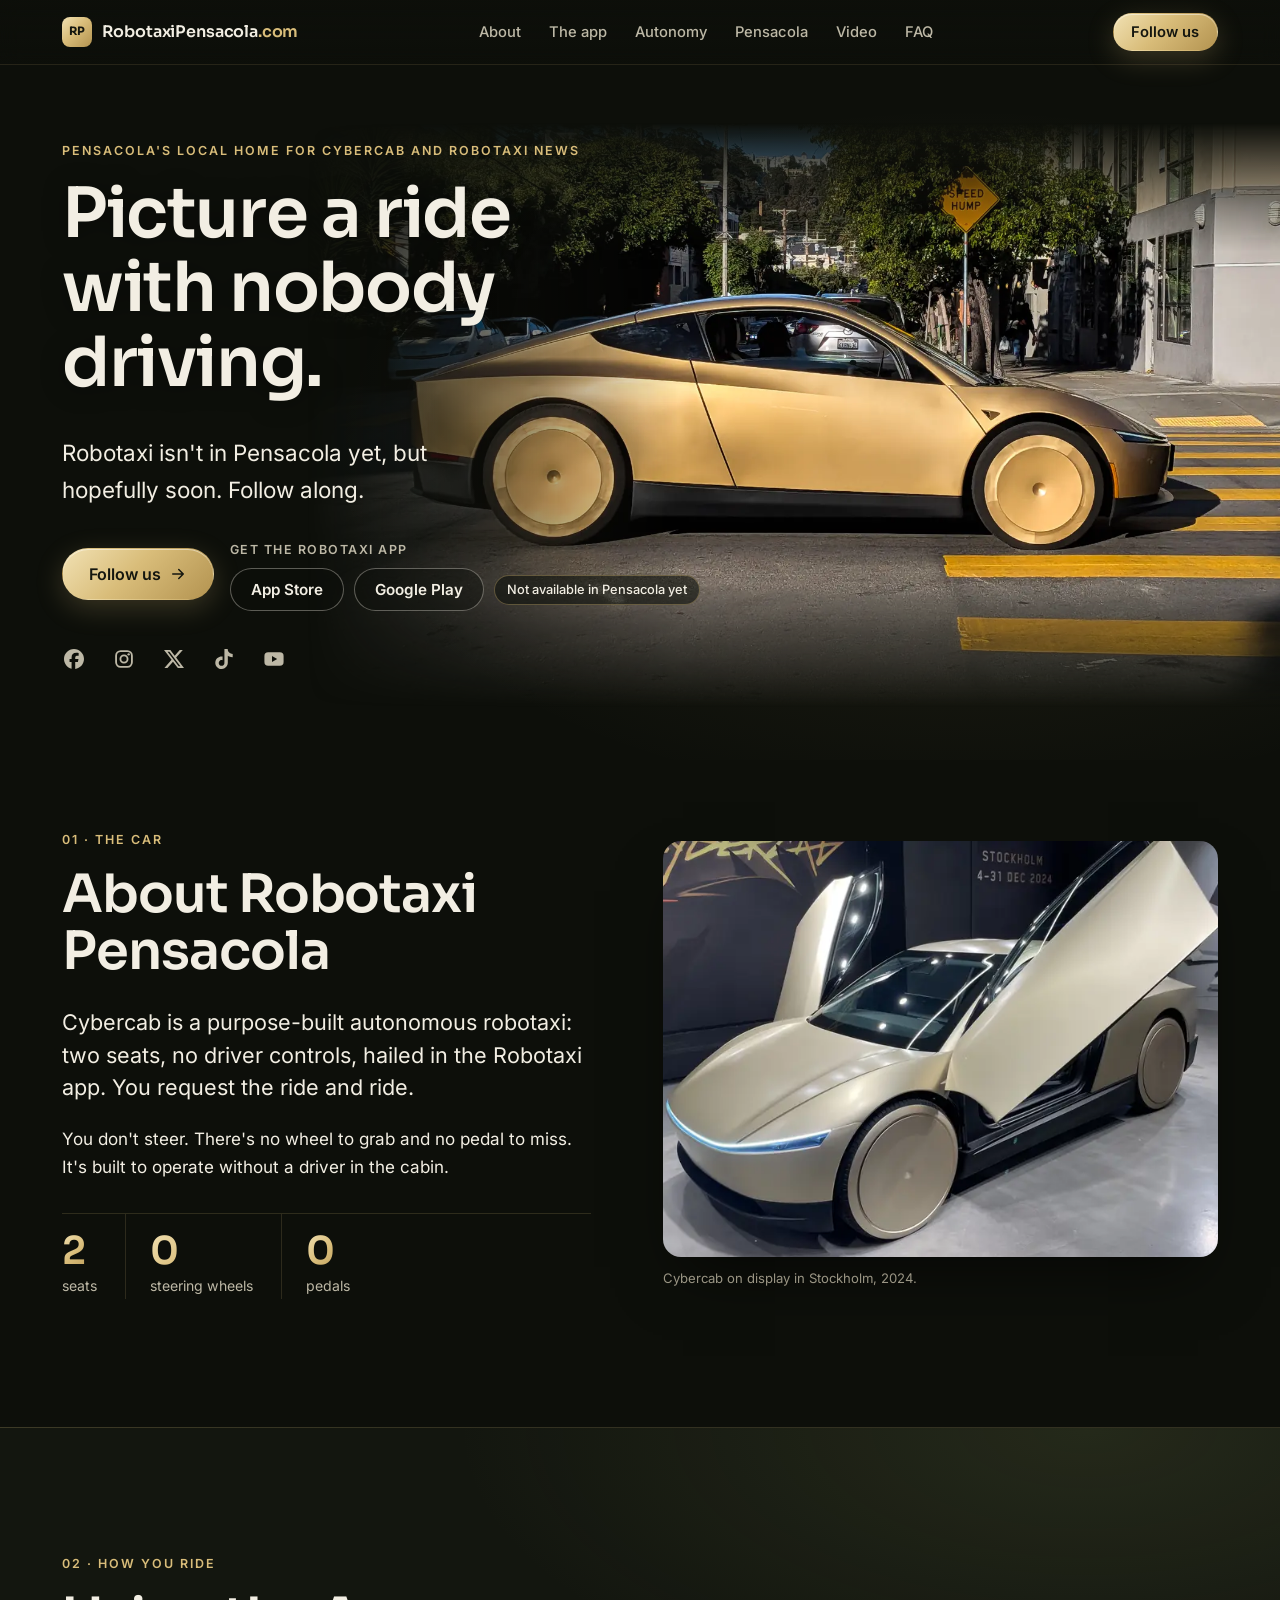
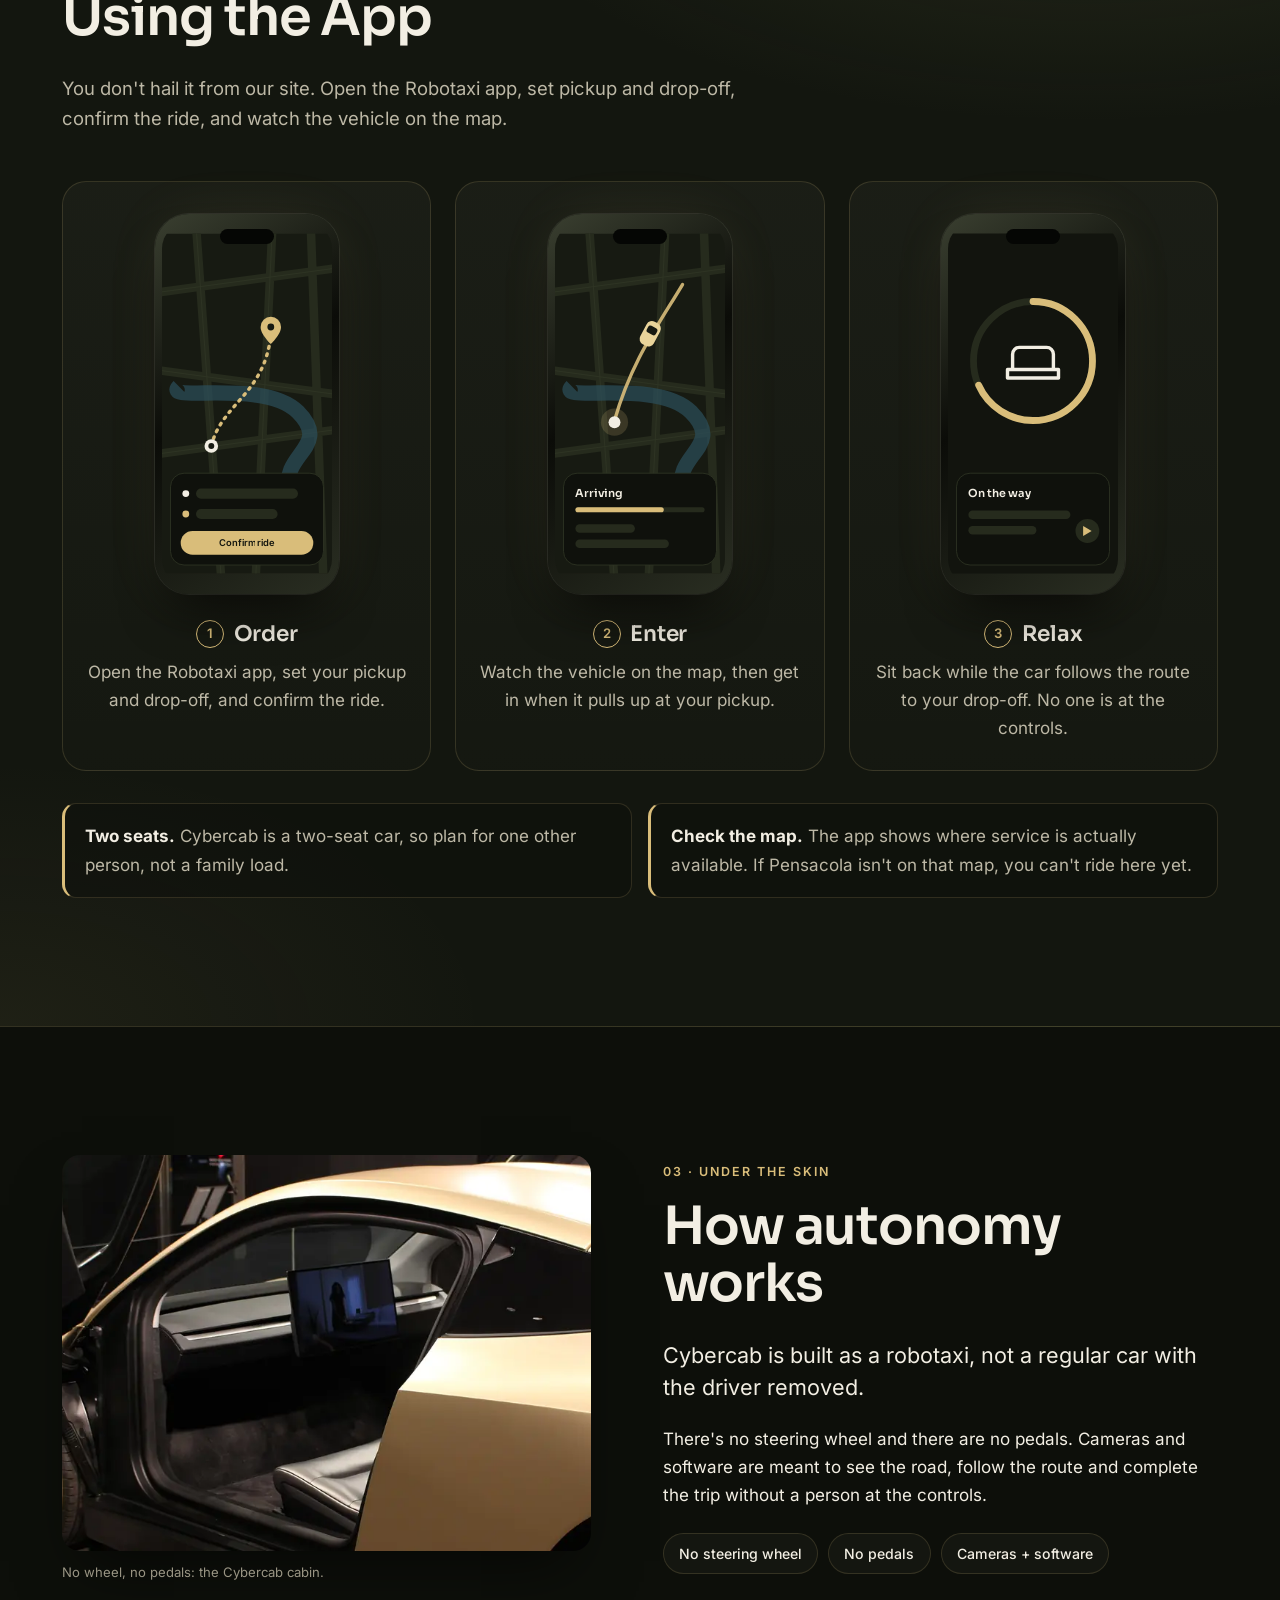
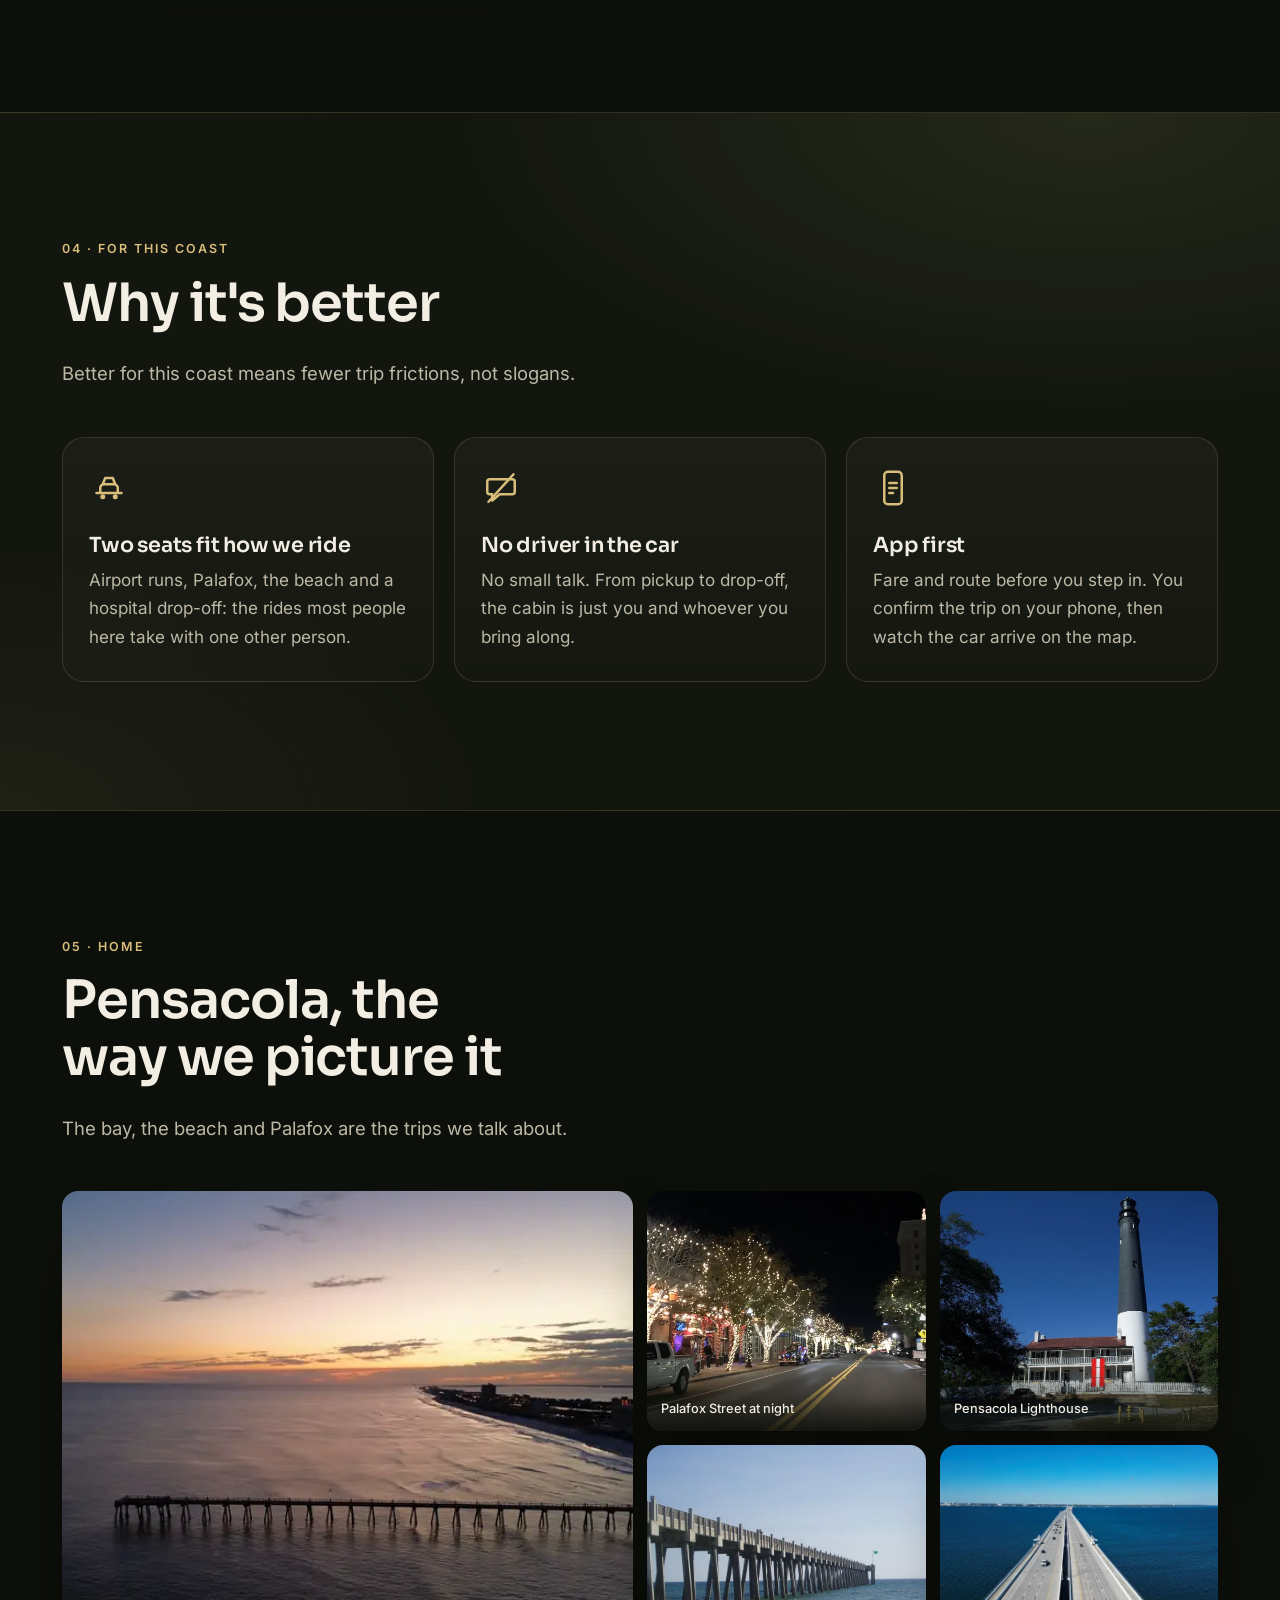
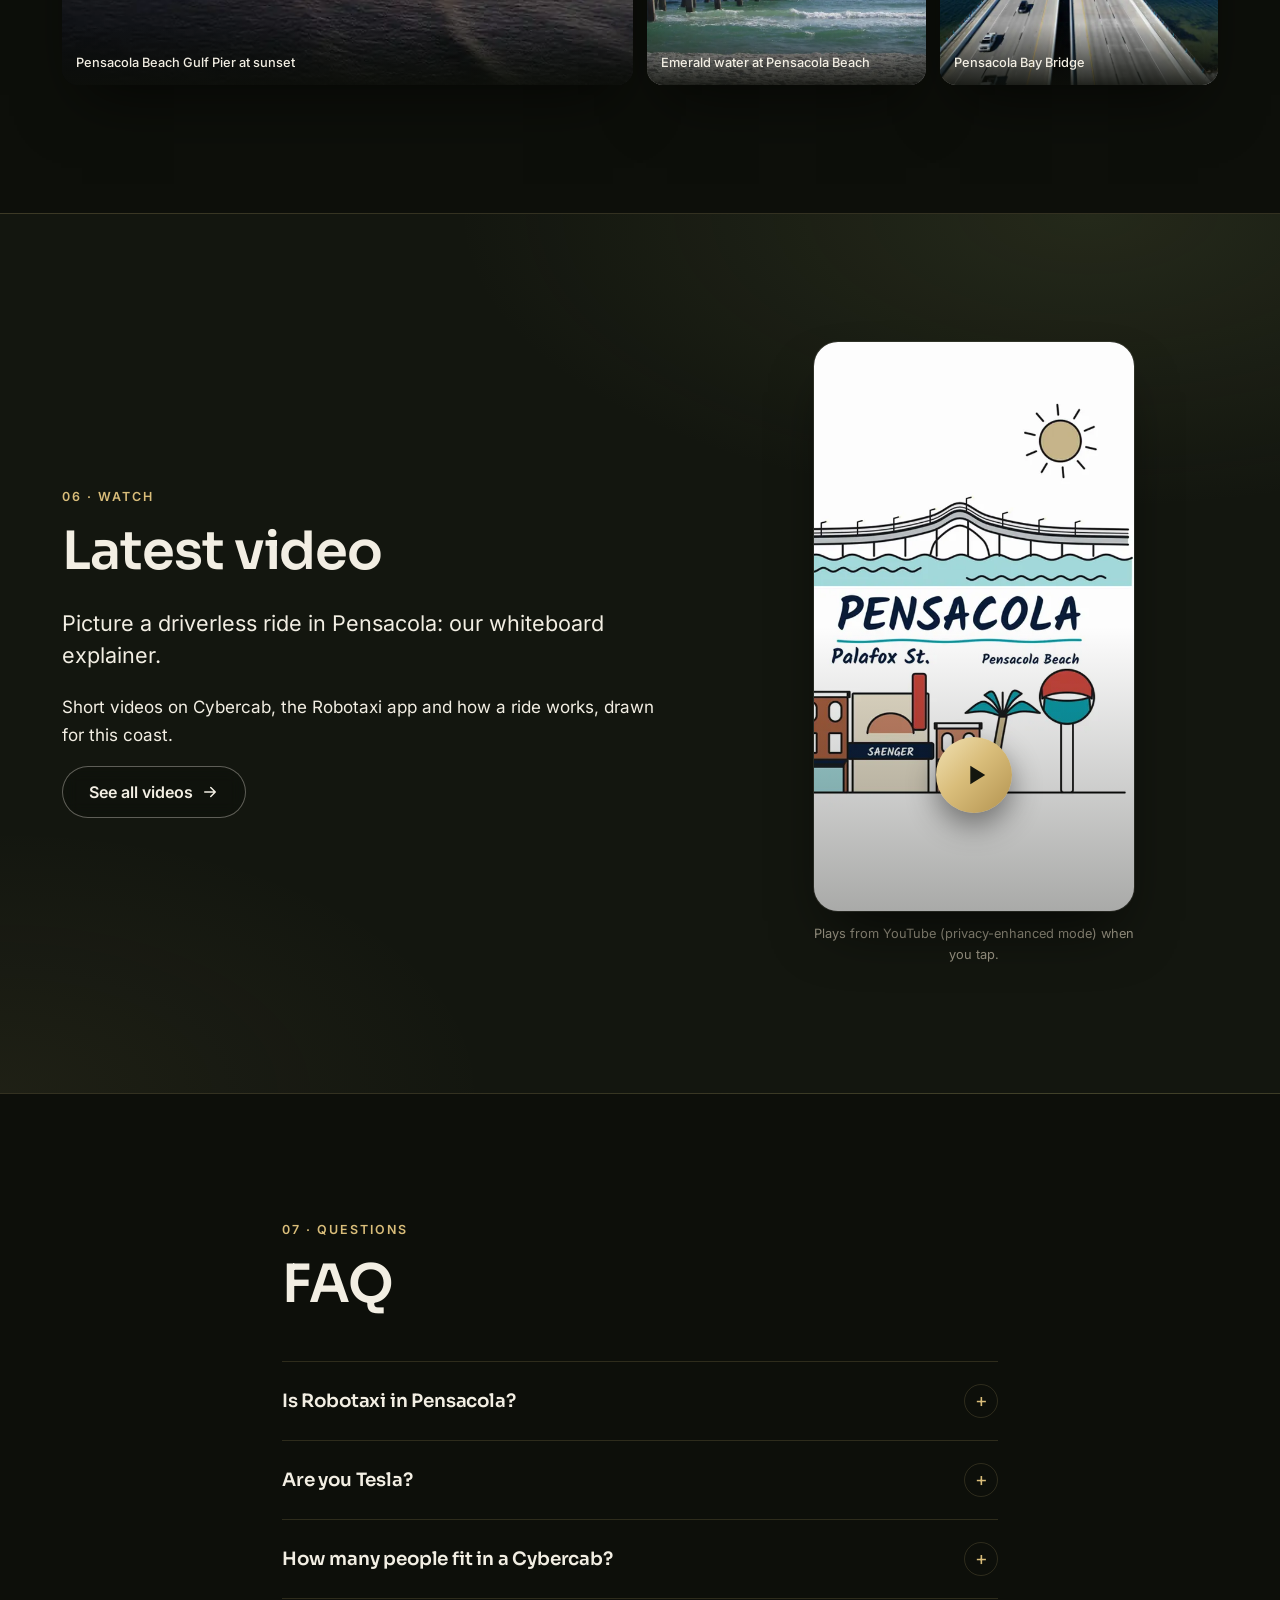
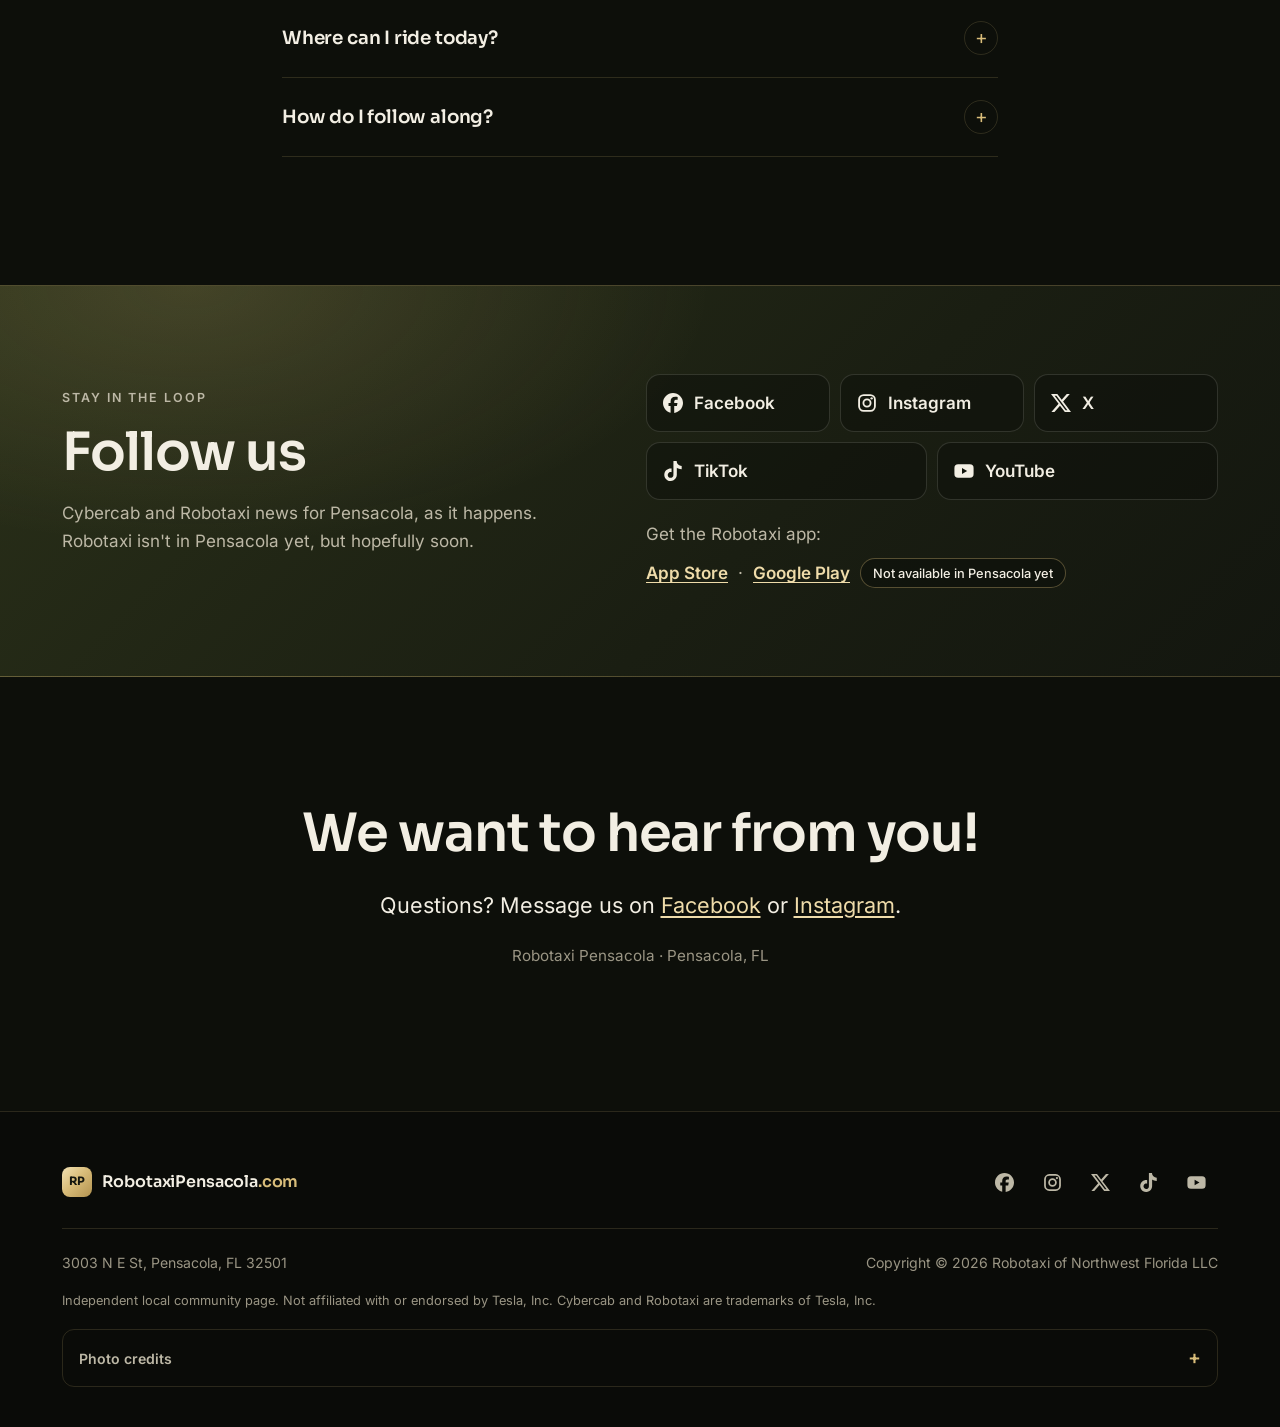
<file: index.html>
<!doctype html>
<html lang="en">
<head>
<meta charset="utf-8">
<meta name="viewport" content="width=device-width, initial-scale=1">
<title>Robotaxi Pensacola</title>
<meta name="description" content="Pensacola's local home for Cybercab and Robotaxi news. Robotaxi isn't in Pensacola yet, but hopefully soon. Follow along.">
<link rel="canonical" href="https://robotaxipensacola.com/">
<meta name="theme-color" content="#0d0f0a">
<meta property="og:type" content="website">
<meta property="og:site_name" content="Robotaxi Pensacola">
<meta property="og:title" content="Robotaxi Pensacola">
<meta property="og:description" content="Pensacola's local home for Cybercab and Robotaxi news. Robotaxi isn't in Pensacola yet, but hopefully soon. Follow along.">
<meta property="og:url" content="https://robotaxipensacola.com/">
<meta property="og:image" content="https://robotaxipensacola.com/img/og-image.jpg">
<meta property="og:image:width" content="1200">
<meta property="og:image:height" content="630">
<meta property="og:image:alt" content="A champagne-gold two-seat Cybercab driving along a sunny city street.">
<meta name="twitter:card" content="summary_large_image">
<meta name="twitter:site" content="@RobotaxiPNS">
<meta name="twitter:title" content="Robotaxi Pensacola">
<meta name="twitter:description" content="Pensacola's local home for Cybercab and Robotaxi news. Robotaxi isn't in Pensacola yet, but hopefully soon.">
<meta name="twitter:image" content="https://robotaxipensacola.com/img/og-image.jpg">
<link rel="icon" href="favicon.ico" sizes="any">
<link rel="icon" href="favicon.svg" type="image/svg+xml">
<link rel="icon" href="img/favicon-32.png" sizes="32x32" type="image/png">
<link rel="apple-touch-icon" href="img/apple-touch-icon.png">
<link rel="preload" href="fonts/sora-var.woff2" as="font" type="font/woff2" crossorigin>
<link rel="preload" href="fonts/inter-var.woff2" as="font" type="font/woff2" crossorigin>
<link rel="preload" as="image" type="image/webp" imagesrcset="img/hero-cybercab-street-960.webp 960w, img/hero-cybercab-street-1600.webp 1600w, img/hero-cybercab-street-2400.webp 2400w" imagesizes="100vw">
<link rel="stylesheet" href="styles.css">
<script type="application/ld+json">{"@context": "https://schema.org", "@type": "FAQPage", "mainEntity": [{"@type": "Question", "name": "Is Robotaxi in Pensacola?", "acceptedAnswer": {"@type": "Answer", "text": "Not yet, but hopefully soon. Right now you can't book a Robotaxi ride in Pensacola. If that changes, we'll post it on our social pages."}}, {"@type": "Question", "name": "Are you Tesla?", "acceptedAnswer": {"@type": "Answer", "text": "No. Robotaxi Pensacola is an independent local community page run by Robotaxi of Northwest Florida LLC. We're not affiliated with or endorsed by Tesla, Inc."}}, {"@type": "Question", "name": "How many people fit in a Cybercab?", "acceptedAnswer": {"@type": "Answer", "text": "Two. Cybercab has two seats, so plan for you and one other person."}}, {"@type": "Question", "name": "Where can I ride today?", "acceptedAnswer": {"@type": "Answer", "text": "Only where the Robotaxi app shows service. Service areas change, so open the Robotaxi app and check the map before you plan a trip."}}, {"@type": "Question", "name": "How do I follow along?", "acceptedAnswer": {"@type": "Answer", "text": "Follow Robotaxi Pensacola on Facebook, Instagram, X, TikTok and YouTube."}}]}</script>
<script>document.documentElement.classList.add('js')</script>
<script type="application/ld+json">{"@context": "https://schema.org", "@graph": [{"@type": "Organization", "@id": "https://robotaxipensacola.com/#org", "name": "Robotaxi Pensacola", "legalName": "Robotaxi of Northwest Florida LLC", "url": "https://robotaxipensacola.com/", "logo": "https://robotaxipensacola.com/img/og-image.jpg", "address": {"@type": "PostalAddress", "streetAddress": "3003 N E St", "addressLocality": "Pensacola", "addressRegion": "FL", "postalCode": "32501", "addressCountry": "US"}, "sameAs": ["https://www.facebook.com/robotaxipensacola", "https://www.instagram.com/robotaxipensacola", "https://x.com/RobotaxiPNS", "https://www.tiktok.com/@robotaxipensacola", "https://www.youtube.com/@RobotaxiPensacola"]}, {"@type": "WebSite", "@id": "https://robotaxipensacola.com/#site", "url": "https://robotaxipensacola.com/", "name": "Robotaxi Pensacola", "publisher": {"@id": "https://robotaxipensacola.com/#org"}}]}</script>
</head>
<body>
<svg width="0" height="0" style="position:absolute" aria-hidden="true" focusable="false">
  <symbol id="i-fb" viewBox="0 0 24 24"><path fill="currentColor" d="M9.101 23.691v-7.98H6.627v-3.667h2.474v-1.58c0-4.085 1.848-5.978 5.858-5.978.401 0 .955.042 1.468.103a8.68 8.68 0 0 1 1.141.195v3.325a8.623 8.623 0 0 0-.653-.036 26.805 26.805 0 0 0-.733-.009c-.707 0-1.259.096-1.675.309a1.686 1.686 0 0 0-.679.622c-.258.42-.374.995-.374 1.752v1.297h3.919l-.386 2.103-.287 1.564h-3.246v8.245C19.396 23.238 24 18.179 24 12.044c0-6.627-5.373-12-12-12s-12 5.373-12 12c0 5.628 3.874 10.35 9.101 11.647Z"/></symbol>
  <symbol id="i-ig" viewBox="0 0 24 24"><g fill="none" stroke="currentColor" stroke-width="2.2"><rect x="2.5" y="2.5" width="19" height="19" rx="5.5"/><circle cx="12" cy="12" r="4.3"/></g><circle cx="17.6" cy="6.4" r="1.4" fill="currentColor"/></symbol>
  <symbol id="i-x" viewBox="0 0 24 24"><path fill="currentColor" d="M18.901 1.153h3.68l-8.04 9.19L24 22.846h-7.406l-5.8-7.584-6.638 7.584H.474l8.6-9.83L0 1.154h7.594l5.243 6.932ZM17.61 20.644h2.039L6.486 3.24H4.298Z"/></symbol>
  <symbol id="i-tt" viewBox="0 0 24 24"><path fill="currentColor" d="M12.525.02c1.31-.02 2.61-.01 3.91-.02.08 1.53.63 3.09 1.75 4.17 1.12 1.11 2.7 1.62 4.24 1.79v4.03c-1.44-.05-2.890-.35-4.2-.97-.57-.26-1.1-.59-1.62-.93-.01 2.92.01 5.84-.02 8.75-.08 1.4-.54 2.79-1.35 3.94-1.31 1.920-3.58 3.17-5.91 3.21-1.43.08-2.86-.31-4.08-1.03-2.02-1.19-3.44-3.37-3.65-5.71-.02-.5-.03-1-.01-1.49.18-1.9 1.12-3.72 2.58-4.96 1.66-1.44 3.98-2.13 6.15-1.72.02 1.48-.04 2.96-.04 4.44-.99-.32-2.150-.23-3.02.37-.63.41-1.11 1.04-1.36 1.75-.21.51-.15 1.07-.14 1.61.24 1.64 1.82 3.02 3.5 2.87 1.12-.01 2.19-.66 2.77-1.61.19-.33.4-.67.41-1.06.1-1.79.06-3.57.07-5.36.01-4.03-.01-8.05.02-12.07z"/></symbol>
  <symbol id="i-yt" viewBox="0 0 24 24"><path fill="currentColor" fill-rule="evenodd" d="M5 4h14a4.5 4.5 0 0 1 4.5 4.5v7A4.5 4.5 0 0 1 19 20H5a4.5 4.5 0 0 1-4.5-4.5v-7A4.5 4.5 0 0 1 5 4Zm4.6 4.4v7.2l6.2-3.6Z"/></symbol>
  <symbol id="i-arrow" viewBox="0 0 24 24"><path fill="none" stroke="currentColor" stroke-width="2" stroke-linecap="round" stroke-linejoin="round" d="M5 12h14M13 6l6 6-6 6"/></symbol>
  <!-- generic map used inside the phone illustrations (not any real app UI) -->
  <symbol id="map" viewBox="0 0 200 400">
    <rect width="200" height="400" fill="#171a12"/>
    <path d="M-10 70 L210 40 M-10 160 L210 190 M-10 260 L210 230 M40 -10 L70 410 M130 -10 L110 410 M175 -10 L190 410" stroke="#262b1d" stroke-width="10"/>
    <path d="M-10 70 L210 40 M-10 160 L210 190 M-10 260 L210 230 M40 -10 L70 410 M130 -10 L110 410" stroke="#303625" stroke-width="1"/>
    <path d="M150 300 C 140 260, 200 250, 160 210 S 0 200, 20 180" fill="none" stroke="#2c4f5c" stroke-width="18" opacity=".7"/>
  </symbol>
</svg>

<a class="skip" href="#main">Skip to content</a>

<header class="site-header" id="top">
  <div class="wrap header-inner">
    <a class="brand" href="#top"><span class="mark" aria-hidden="true">RP</span>RobotaxiPensacola<span class="tld">.com</span></a>
    <nav class="nav" aria-label="Sections">
      <a href="#about">About</a><a href="#app">The app</a><a href="#autonomy">Autonomy</a><a href="#pensacola">Pensacola</a><a href="#video">Video</a><a href="#faq">FAQ</a>
    </nav>
    <a class="btn btn-gold btn-sm" href="#follow">Follow us</a>
  </div>
</header>

<main id="main">
  <section class="hero" aria-labelledby="hero-h">
    <picture class="hero-media">
      <source type="image/webp" srcset="img/hero-cybercab-street-960.webp 960w, img/hero-cybercab-street-1600.webp 1600w, img/hero-cybercab-street-2400.webp 2400w" sizes="100vw">
      <img src="img/hero-cybercab-street-1600.jpg" width="1600" height="960" fetchpriority="high" alt="A champagne-gold two-seat Cybercab rolls along a sunny tree-lined city street, seen from the side as it crosses a yellow-striped crosswalk.">
    </picture>
    <div class="hero-shade" aria-hidden="true"></div>
    <div class="wrap hero-inner">
      <p class="eyebrow">Pensacola's local home for Cybercab and Robotaxi news</p>
      <h1 id="hero-h">Picture a ride with nobody driving.</h1>
      <p class="lede">Robotaxi isn't in Pensacola yet, but hopefully soon. Follow along.</p>
      <div class="cta-row">
        <a class="btn btn-gold" href="#follow">Follow us <svg class="ico" aria-hidden="true"><use href="#i-arrow"/></svg></a>
        <div class="app-cta" role="group" aria-label="Get the Robotaxi app">
          <span class="app-label">Get the Robotaxi app</span>
          <a class="btn btn-glass btn-store" href="https://apps.apple.com/us/app/tesla-robotaxi/id6744257048" target="_blank" rel="noopener noreferrer" aria-label="Get the Robotaxi app on the App Store">App Store</a>
          <a class="btn btn-glass btn-store" href="https://play.google.com/store/apps/details?id=com.tesla.riders" target="_blank" rel="noopener noreferrer" aria-label="Get the Robotaxi app on Google Play">Google Play</a>
          <span class="tag">Not available in Pensacola yet</span>
        </div>
      </div>
      <ul class="hero-socials" aria-label="Follow Robotaxi Pensacola">
        <li><a href="https://facebook.com/robotaxipensacola" aria-label="Facebook" target="_blank" rel="noopener noreferrer"><svg aria-hidden="true"><use href="#i-fb"/></svg></a></li>
        <li><a href="https://instagram.com/robotaxipensacola" aria-label="Instagram" target="_blank" rel="noopener noreferrer"><svg aria-hidden="true"><use href="#i-ig"/></svg></a></li>
        <li><a href="https://x.com/RobotaxiPNS" aria-label="X" target="_blank" rel="noopener noreferrer"><svg aria-hidden="true"><use href="#i-x"/></svg></a></li>
        <li><a href="https://www.tiktok.com/@robotaxipensacola" aria-label="TikTok" target="_blank" rel="noopener noreferrer"><svg aria-hidden="true"><use href="#i-tt"/></svg></a></li>
        <li><a href="https://www.youtube.com/@RobotaxiPensacola" aria-label="YouTube" target="_blank" rel="noopener noreferrer"><svg aria-hidden="true"><use href="#i-yt"/></svg></a></li>
      </ul>
    </div>
  </section>

  <section class="section" id="about" aria-labelledby="about-h">
    <div class="wrap split">
      <div class="copy reveal">
        <p class="kicker">01 &middot; The car</p>
        <h2 id="about-h">About Robotaxi Pensacola</h2>
        <p class="big">Cybercab is a purpose-built autonomous robotaxi: two seats, no driver controls, hailed in the Robotaxi app. You request the ride and ride.</p>
        <p>You don't steer. There's no wheel to grab and no pedal to miss. It's built to operate without a driver in the cabin.</p>
        <ul class="facts" aria-label="Cybercab at a glance">
          <li><strong>2</strong><span>seats</span></li>
          <li><strong>0</strong><span>steering wheels</span></li>
          <li><strong>0</strong><span>pedals</span></li>
        </ul>
      </div>
      <figure class="photo reveal">
        <picture>
          <source type="image/webp" srcset="img/cybercab-showroom-800.webp 800w, img/cybercab-showroom-1400.webp 1400w" sizes="(min-width: 960px) 560px, 100vw">
          <img src="img/cybercab-showroom-1400.jpg" width="1400" height="910" loading="lazy" decoding="async" alt="Front three-quarter view of a champagne Cybercab in a dark showroom, both upward-opening doors raised and a thin blue light strip across its nose.">
        </picture>
        <figcaption>Cybercab on display in Stockholm, 2024.</figcaption>
      </figure>
    </div>
  </section>

  <section class="section tone" id="app" aria-labelledby="app-h">
    <div class="wrap">
      <div class="section-head reveal">
        <p class="kicker">02 &middot; How you ride</p>
        <h2 id="app-h">Using the App</h2>
        <p class="intro">You don't hail it from our site. Open the Robotaxi app, set pickup and drop-off, confirm the ride, and watch the vehicle on the map.</p>
      </div>
      <ol class="steps">
        <li class="step reveal">
          <div class="phone" aria-hidden="true">
            <svg viewBox="0 0 200 400" class="screen">
              <use href="#map"/>
              <path d="M58 250 C 70 200, 120 190, 128 120" fill="none" stroke="#d9bd7a" stroke-width="4" stroke-dasharray="2 7" stroke-linecap="round"/>
              <circle cx="58" cy="250" r="8" fill="#f2eee3"/><circle cx="58" cy="250" r="3.5" fill="#171a12"/>
              <path d="M128 98 a12 12 0 0 1 12 12 c0 9 -12 20 -12 20 s-12 -11 -12 -20 a12 12 0 0 1 12 -12z" fill="#d9bd7a"/><circle cx="128" cy="110" r="4" fill="#171a12"/>
              <rect x="10" y="282" width="180" height="108" rx="16" fill="#0f110c" stroke="#2f3524"/>
              <circle cx="28" cy="306" r="4" fill="#f2eee3"/><rect x="40" y="300" width="120" height="12" rx="6" fill="#262b1d"/>
              <circle cx="28" cy="330" r="4" fill="#d9bd7a"/><rect x="40" y="324" width="96" height="12" rx="6" fill="#262b1d"/>
              <rect x="22" y="350" width="156" height="28" rx="14" fill="#d9bd7a"/>
              <text x="100" y="368" text-anchor="middle" font-family="Inter,system-ui,sans-serif" font-size="11" font-weight="600" fill="#14160f">Confirm ride</text>
            </svg>
          </div>
          <h3><span class="num">1</span>Order</h3>
          <p>Open the Robotaxi app, set your pickup and drop-off, and confirm the ride.</p>
        </li>
        <li class="step reveal">
          <div class="phone" aria-hidden="true">
            <svg viewBox="0 0 200 400" class="screen">
              <use href="#map"/>
              <path d="M150 60 C 120 110, 90 150, 70 220" fill="none" stroke="#d9bd7a" stroke-width="4" stroke-linecap="round" opacity=".9"/>
              <circle cx="70" cy="222" r="16" fill="#d9bd7a" opacity=".18"/><circle cx="70" cy="222" r="7" fill="#f2eee3"/>
              <g transform="translate(112 118) rotate(28)"><rect x="-9" y="-15" width="18" height="30" rx="7" fill="#e9d49a"/><rect x="-6" y="-9" width="12" height="9" rx="3" fill="#171a12"/></g>
              <rect x="10" y="282" width="180" height="108" rx="16" fill="#0f110c" stroke="#2f3524"/>
              <text x="24" y="310" font-family="Sora,system-ui,sans-serif" font-size="13" font-weight="600" fill="#f2eee3">Arriving</text>
              <rect x="24" y="322" width="152" height="6" rx="3" fill="#262b1d"/><rect x="24" y="322" width="104" height="6" rx="3" fill="#d9bd7a"/>
              <rect x="24" y="342" width="70" height="10" rx="5" fill="#262b1d"/><rect x="24" y="360" width="110" height="10" rx="5" fill="#262b1d"/>
            </svg>
          </div>
          <h3><span class="num">2</span>Enter</h3>
          <p>Watch the vehicle on the map, then get in when it pulls up at your pickup.</p>
        </li>
        <li class="step reveal">
          <div class="phone" aria-hidden="true">
            <svg viewBox="0 0 200 400" class="screen">
              <rect width="200" height="400" fill="#12140e"/>
              <circle cx="100" cy="150" r="70" fill="none" stroke="#262b1d" stroke-width="8"/>
              <circle cx="100" cy="150" r="70" fill="none" stroke="#d9bd7a" stroke-width="8" stroke-linecap="round" stroke-dasharray="300 440" transform="rotate(-90 100 150)"/>
              <path d="M76 160 v-18 a8 8 0 0 1 8-8 h32 a8 8 0 0 1 8 8 v18 M70 160 h60 v10 h-60z" fill="none" stroke="#f2eee3" stroke-width="4" stroke-linejoin="round"/>
              <rect x="10" y="282" width="180" height="108" rx="16" fill="#0f110c" stroke="#2f3524"/>
              <text x="24" y="310" font-family="Sora,system-ui,sans-serif" font-size="13" font-weight="600" fill="#f2eee3">On the way</text>
              <rect x="24" y="326" width="120" height="10" rx="5" fill="#262b1d"/><rect x="24" y="344" width="80" height="10" rx="5" fill="#262b1d"/>
              <circle cx="164" cy="350" r="14" fill="#262b1d"/><path d="M159 344 v12 l10 -6z" fill="#d9bd7a"/>
            </svg>
          </div>
          <h3><span class="num">3</span>Relax</h3>
          <p>Sit back while the car follows the route to your drop-off. No one is at the controls.</p>
        </li>
      </ol>
      <div class="callouts reveal">
        <p><strong>Two seats.</strong> Cybercab is a two-seat car, so plan for one other person, not a family load.</p>
        <p><strong>Check the map.</strong> The app shows where service is actually available. If Pensacola isn't on that map, you can't ride here yet.</p>
      </div>
    </div>
  </section>

  <section class="section" id="autonomy" aria-labelledby="auto-h">
    <div class="wrap split reverse">
      <div class="copy reveal">
        <p class="kicker">03 &middot; Under the skin</p>
        <h2 id="auto-h">How autonomy works</h2>
        <p class="big">Cybercab is built as a robotaxi, not a regular car with the driver removed.</p>
        <p>There's no steering wheel and there are no pedals. Cameras and software are meant to see the road, follow the route and complete the trip without a person at the controls.</p>
        <ul class="chips" aria-label="Key points">
          <li>No steering wheel</li><li>No pedals</li><li>Cameras + software</li>
        </ul>
      </div>
      <figure class="photo reveal">
        <picture>
          <source type="image/webp" srcset="img/cybercab-cabin-800.webp 800w, img/cybercab-cabin-1400.webp 1400w" sizes="(min-width: 960px) 560px, 100vw">
          <img src="img/cybercab-cabin-1400.jpg" width="1400" height="946" loading="lazy" decoding="async" alt="Looking into a Cybercab through its raised door: a dark seat, a slim dashboard and a center screen, with no steering wheel or pedals.">
        </picture>
        <figcaption>No wheel, no pedals: the Cybercab cabin.</figcaption>
      </figure>
    </div>
  </section>

  <section class="section tone" id="why" aria-labelledby="why-h">
    <div class="wrap">
      <div class="section-head reveal">
        <p class="kicker">04 &middot; For this coast</p>
        <h2 id="why-h">Why it's better</h2>
        <p class="intro">Better for this coast means fewer trip frictions, not slogans.</p>
      </div>
      <div class="cards">
        <article class="card reveal">
          <svg class="card-ico" viewBox="0 0 32 32" aria-hidden="true"><path d="M6 20h20M9 20v-4a3 3 0 0 1 3-3h8a3 3 0 0 1 3 3v4M11 13l2-5h6l2 5" fill="none" stroke="currentColor" stroke-width="2" stroke-linecap="round" stroke-linejoin="round"/><circle cx="11" cy="23" r="2" fill="currentColor"/><circle cx="21" cy="23" r="2" fill="currentColor"/></svg>
          <h3>Two seats fit how we ride</h3>
          <p>Airport runs, Palafox, the beach and a hospital drop-off: the rides most people here take with one other person.</p>
        </article>
        <article class="card reveal">
          <svg class="card-ico" viewBox="0 0 32 32" aria-hidden="true"><path d="M7 9h18a2 2 0 0 1 2 2v8a2 2 0 0 1-2 2H15l-6 5v-5H7a2 2 0 0 1-2-2v-8a2 2 0 0 1 2-2Z" fill="none" stroke="currentColor" stroke-width="2" stroke-linejoin="round"/><path d="M6 27 26 5" stroke="currentColor" stroke-width="2" stroke-linecap="round"/></svg>
          <h3>No driver in the car</h3>
          <p>No small talk. From pickup to drop-off, the cabin is just you and whoever you bring along.</p>
        </article>
        <article class="card reveal">
          <svg class="card-ico" viewBox="0 0 32 32" aria-hidden="true"><rect x="9" y="3" width="14" height="26" rx="3" fill="none" stroke="currentColor" stroke-width="2"/><path d="M13 12h6M13 16h6M13 20h3" stroke="currentColor" stroke-width="2" stroke-linecap="round"/></svg>
          <h3>App first</h3>
          <p>Fare and route before you step in. You confirm the trip on your phone, then watch the car arrive on the map.</p>
        </article>
      </div>
    </div>
  </section>

  <section class="section gallery-sec" id="pensacola" aria-labelledby="pns-h">
    <div class="wrap">
      <div class="section-head reveal">
        <p class="kicker">05 &middot; Home</p>
        <h2 id="pns-h">Pensacola, the way we picture it</h2>
        <p class="intro">The bay, the beach and Palafox are the trips we talk about.</p>
      </div>
      <div class="gallery">
        <figure class="g g-wide reveal">
          <picture><source type="image/webp" srcset="img/pns-gulf-pier-sunset-800.webp 800w, img/pns-gulf-pier-sunset-1600.webp 1600w" sizes="(min-width: 960px) 740px, 100vw"><img src="img/pns-gulf-pier-sunset-1600.jpg" width="1600" height="900" loading="lazy" decoding="async" alt="Aerial view of the Pensacola Beach Gulf Pier at sunset, the pier stretching into calm water under an orange and violet sky."></picture>
          <figcaption>Pensacola Beach Gulf Pier at sunset</figcaption>
        </figure>
        <figure class="g reveal">
          <picture><source type="image/webp" srcset="img/pns-palafox-night-800.webp 800w, img/pns-palafox-night-1400.webp 1400w" sizes="(min-width: 960px) 370px, 100vw"><img src="img/pns-palafox-night-1400.jpg" width="1400" height="766" loading="lazy" decoding="async" alt="Palafox Street downtown at night, its trees wrapped in white string lights above parked cars."></picture>
          <figcaption>Palafox Street at night</figcaption>
        </figure>
        <figure class="g reveal">
          <picture><source type="image/webp" srcset="img/pns-lighthouse-800.webp 800w, img/pns-lighthouse-1280.webp 1280w" sizes="(min-width: 960px) 370px, 100vw"><img src="img/pns-lighthouse-1280.jpg" width="1280" height="1151" loading="lazy" decoding="async" alt="The black-and-white Pensacola Lighthouse rising behind the keeper's quarters under a deep blue sky."></picture>
          <figcaption>Pensacola Lighthouse</figcaption>
        </figure>
        <figure class="g reveal">
          <picture><source type="image/webp" srcset="img/pns-gulf-pier-beach-800.webp 800w, img/pns-gulf-pier-beach-1280.webp 1280w" sizes="(min-width: 960px) 370px, 100vw"><img src="img/pns-gulf-pier-beach-1280.jpg" width="1280" height="960" loading="lazy" decoding="async" alt="Emerald Gulf water and white sand beside the long concrete Gulf Pier at Pensacola Beach."></picture>
          <figcaption>Emerald water at Pensacola Beach</figcaption>
        </figure>
        <figure class="g reveal">
          <picture><source type="image/webp" srcset="img/pns-bay-bridge-800.webp 800w, img/pns-bay-bridge-1400.webp 1400w" sizes="(min-width: 960px) 370px, 100vw"><img src="img/pns-bay-bridge-1400.jpg" width="1400" height="892" loading="lazy" decoding="async" alt="Aerial view of the Pensacola Bay Bridge running straight across deep blue water toward the city shoreline."></picture>
          <figcaption>Pensacola Bay Bridge</figcaption>
        </figure>
      </div>
    </div>
  </section>

  <section class="section tone" id="video" aria-labelledby="video-h">
    <div class="wrap video-wrap">
      <div class="copy reveal">
        <p class="kicker">06 &middot; Watch</p>
        <h2 id="video-h">Latest video</h2>
        <p class="big">Picture a driverless ride in Pensacola: our whiteboard explainer.</p>
        <p>Short videos on Cybercab, the Robotaxi app and how a ride works, drawn for this coast.</p>
        <a class="btn btn-glass" href="https://www.youtube.com/@RobotaxiPensacola/shorts" target="_blank" rel="noopener noreferrer">See all videos <svg class="ico" aria-hidden="true"><use href="#i-arrow"/></svg></a>
      </div>
      <div class="video reveal">
        <a class="video-facade" href="https://www.youtube.com/shorts/EvFHhhEpdW0" target="_blank" rel="noopener noreferrer" data-yt="EvFHhhEpdW0" aria-label="Play video: Picture a Driverless Ride in Pensacola, whiteboard explainer (loads YouTube)">
          <picture><source type="image/webp" srcset="img/video-latest-poster.webp"><img src="img/video-latest-poster.jpg" width="540" height="960" loading="lazy" decoding="async" alt=""></picture>
          <span class="play" aria-hidden="true"><svg viewBox="0 0 24 24"><path d="M8 5.5v13l10.5-6.5z" fill="currentColor"/></svg></span>
        </a>
        <p class="video-note">Plays from YouTube (privacy-enhanced mode) when you tap.</p>
      </div>
    </div>
  </section>

  <section class="section" id="faq" aria-labelledby="faq-h">
    <div class="wrap narrow">
      <div class="section-head reveal">
        <p class="kicker">07 &middot; Questions</p>
        <h2 id="faq-h">FAQ</h2>
      </div>
      <div class="faq reveal">
        <details>
          <summary>Is Robotaxi in Pensacola?</summary>
          <p>Not yet, but hopefully soon. Right now you can't book a Robotaxi ride in Pensacola. If that changes, we'll post it on our social pages.</p>
        </details>
        <details>
          <summary>Are you Tesla?</summary>
          <p>No. Robotaxi Pensacola is an independent local community page run by Robotaxi of Northwest Florida LLC. We're not affiliated with or endorsed by Tesla, Inc. We follow Cybercab and Robotaxi news for people here.</p>
        </details>
        <details>
          <summary>How many people fit in a Cybercab?</summary>
          <p>Two. Cybercab has two seats, so plan for you and one other person.</p>
        </details>
        <details>
          <summary>Where can I ride today?</summary>
          <p>Only where the Robotaxi app shows service. At our last check, the <a href="https://www.tesla.com/robotaxi" target="_blank" rel="noopener noreferrer">official Robotaxi page</a> listed Austin, Dallas, Houston, Miami, Orlando and Tampa, and Cybercab itself was giving rides in Austin. Service areas change, so open the app (<a href="https://apps.apple.com/us/app/tesla-robotaxi/id6744257048" target="_blank" rel="noopener noreferrer">App Store</a> or <a href="https://play.google.com/store/apps/details?id=com.tesla.riders" target="_blank" rel="noopener noreferrer">Google Play</a>) and check the map before you plan a trip.</p>
        </details>
        <details>
          <summary>How do I follow along?</summary>
          <p>Follow Robotaxi Pensacola on <a href="https://facebook.com/robotaxipensacola" target="_blank" rel="noopener noreferrer">Facebook</a>, <a href="https://instagram.com/robotaxipensacola" target="_blank" rel="noopener noreferrer">Instagram</a>, <a href="https://x.com/RobotaxiPNS" target="_blank" rel="noopener noreferrer">X</a>, <a href="https://www.tiktok.com/@robotaxipensacola" target="_blank" rel="noopener noreferrer">TikTok</a> and <a href="https://www.youtube.com/@RobotaxiPensacola" target="_blank" rel="noopener noreferrer">YouTube</a>. Questions? Message us on Facebook or Instagram.</p>
        </details>
      </div>
    </div>
  </section>

  <section class="follow" id="follow" aria-labelledby="follow-h">
    <div class="wrap follow-inner reveal">
      <div>
        <p class="kicker">Stay in the loop</p>
        <h2 id="follow-h">Follow us</h2>
        <p>Cybercab and Robotaxi news for Pensacola, as it happens. Robotaxi isn't in Pensacola yet, but hopefully soon.</p>
      </div>
      <div>
        <ul class="social-grid">
          <li><a href="https://facebook.com/robotaxipensacola" target="_blank" rel="noopener noreferrer"><svg aria-hidden="true"><use href="#i-fb"/></svg><span>Facebook</span></a></li>
          <li><a href="https://instagram.com/robotaxipensacola" target="_blank" rel="noopener noreferrer"><svg aria-hidden="true"><use href="#i-ig"/></svg><span>Instagram</span></a></li>
          <li><a href="https://x.com/RobotaxiPNS" target="_blank" rel="noopener noreferrer"><svg aria-hidden="true"><use href="#i-x"/></svg><span>X</span></a></li>
          <li><a href="https://www.tiktok.com/@robotaxipensacola" target="_blank" rel="noopener noreferrer"><svg aria-hidden="true"><use href="#i-tt"/></svg><span>TikTok</span></a></li>
          <li><a href="https://www.youtube.com/@RobotaxiPensacola" target="_blank" rel="noopener noreferrer"><svg aria-hidden="true"><use href="#i-yt"/></svg><span>YouTube</span></a></li>
        </ul>
        <p class="app-line"><span>Get the Robotaxi app:</span> <a href="https://apps.apple.com/us/app/tesla-robotaxi/id6744257048" target="_blank" rel="noopener noreferrer">App Store</a> <span aria-hidden="true">&middot;</span> <a href="https://play.google.com/store/apps/details?id=com.tesla.riders" target="_blank" rel="noopener noreferrer">Google Play</a> <span class="tag">Not available in Pensacola yet</span></p>
      </div>
    </div>
  </section>

  <section class="section contact" id="contact" aria-labelledby="contact-h">
    <div class="wrap narrow center reveal">
      <h2 id="contact-h">We want to hear from you!</h2>
      <p class="big">Questions? Message us on <a href="https://facebook.com/robotaxipensacola" target="_blank" rel="noopener noreferrer">Facebook</a> or <a href="https://instagram.com/robotaxipensacola" target="_blank" rel="noopener noreferrer">Instagram</a>.</p>
      <p class="loc">Robotaxi Pensacola &middot; Pensacola, FL</p>
    </div>
  </section>
</main>

<footer class="site-footer">
  <div class="wrap">
    <div class="foot-top">
      <a class="brand" href="#top"><span class="mark" aria-hidden="true">RP</span>RobotaxiPensacola<span class="tld">.com</span></a>
      <ul class="foot-socials" aria-label="Robotaxi Pensacola on social media">
        <li><a href="https://facebook.com/robotaxipensacola" aria-label="Facebook" target="_blank" rel="noopener noreferrer"><svg aria-hidden="true"><use href="#i-fb"/></svg></a></li>
        <li><a href="https://instagram.com/robotaxipensacola" aria-label="Instagram" target="_blank" rel="noopener noreferrer"><svg aria-hidden="true"><use href="#i-ig"/></svg></a></li>
        <li><a href="https://x.com/RobotaxiPNS" aria-label="X" target="_blank" rel="noopener noreferrer"><svg aria-hidden="true"><use href="#i-x"/></svg></a></li>
        <li><a href="https://www.tiktok.com/@robotaxipensacola" aria-label="TikTok" target="_blank" rel="noopener noreferrer"><svg aria-hidden="true"><use href="#i-tt"/></svg></a></li>
        <li><a href="https://www.youtube.com/@RobotaxiPensacola" aria-label="YouTube" target="_blank" rel="noopener noreferrer"><svg aria-hidden="true"><use href="#i-yt"/></svg></a></li>
      </ul>
    </div>
    <div class="foot-meta">
      <address>3003 N E St, Pensacola, FL 32501</address>
      <p>Copyright &copy; 2026 Robotaxi of Northwest Florida LLC</p>
    </div>
    <p class="disclaimer">Independent local community page. Not affiliated with or endorsed by Tesla, Inc. Cybercab and Robotaxi are trademarks of Tesla, Inc.</p>
    <details class="credits">
      <summary>Photo credits</summary>
      <ul>
        <li>Cybercab on a San Francisco street (hero): <a href="https://commons.wikimedia.org/wiki/File:Tesla_Cybercab_-_San_Francisco_-_June_2026.jpg" target="_blank" rel="noopener noreferrer">9yz</a>, Wikimedia Commons, <a href="https://creativecommons.org/licenses/by/4.0/" target="_blank" rel="noopener noreferrer">CC BY 4.0</a>. Cropped and resized.</li>
        <li>Cybercab in a Stockholm showroom: <a href="https://commons.wikimedia.org/wiki/File:CybercabSTHLM2410.jpg" target="_blank" rel="noopener noreferrer">Ulkl (Ulf Klingstr&ouml;m)</a>, Wikimedia Commons, public domain. Cropped and resized.</li>
        <li>Cybercab cabin: <a href="https://commons.wikimedia.org/wiki/File:CybercabSTHLM2408.jpg" target="_blank" rel="noopener noreferrer">Ulkl (Ulf Klingstr&ouml;m)</a>, Wikimedia Commons, public domain. Cropped and resized.</li>
        <li>Pensacola Beach Gulf Pier at sunset: <a href="https://commons.wikimedia.org/wiki/File:PensacolaBeachgulfpier.jpg" target="_blank" rel="noopener noreferrer">Jackmendolla</a>, Wikimedia Commons, <a href="https://creativecommons.org/licenses/by-sa/4.0/" target="_blank" rel="noopener noreferrer">CC BY-SA 4.0</a>. Resized.</li>
        <li>Palafox Street at night: <a href="https://commons.wikimedia.org/wiki/File:Pensacola_at_night_December_2018.jpg" target="_blank" rel="noopener noreferrer">Todd Van Hoosear</a>, Wikimedia Commons, <a href="https://creativecommons.org/licenses/by-sa/2.0/" target="_blank" rel="noopener noreferrer">CC BY-SA 2.0</a>. Cropped and resized.</li>
        <li>Pensacola Lighthouse: <a href="https://commons.wikimedia.org/wiki/File:Pensacola_FL_lighthouse_sq_pano02.jpg" target="_blank" rel="noopener noreferrer">Ebyabe</a>, Wikimedia Commons, <a href="https://creativecommons.org/licenses/by-sa/3.0/" target="_blank" rel="noopener noreferrer">CC BY-SA 3.0</a>. Resized.</li>
        <li>Gulf Pier beach: <a href="https://commons.wikimedia.org/wiki/File:The_beach_at_Gulf_Pier_in_Pensacola_Beach,_Florida.jpg" target="_blank" rel="noopener noreferrer">TimothyJ</a>, Wikimedia Commons, <a href="https://creativecommons.org/licenses/by/2.0/" target="_blank" rel="noopener noreferrer">CC BY 2.0</a>. Resized.</li>
        <li>Pensacola Bay Bridge: <a href="https://commons.wikimedia.org/wiki/File:Pensacola_Bay_Bridge_Looking_North.jpg" target="_blank" rel="noopener noreferrer">Skarz</a>, Wikimedia Commons, <a href="https://creativecommons.org/publicdomain/zero/1.0/" target="_blank" rel="noopener noreferrer">CC0 1.0</a>. Cropped and resized.</li>
      </ul>
      <p>Modified versions of CC BY-SA photos are shared under the same license.</p>
    </details>
  </div>
</footer>
<script>
(function(){
  document.querySelectorAll('.video-facade').forEach(function(a){a.addEventListener('click',function(ev){
    ev.preventDefault();var f=document.createElement('iframe');
    f.src='https://www.youtube-nocookie.com/embed/'+a.dataset.yt+'?autoplay=1&rel=0&playsinline=1';
    f.title='Picture a Driverless Ride in Pensacola, Robotaxi Pensacola on YouTube';
    f.allow='accelerometer; autoplay; encrypted-media; gyroscope; picture-in-picture; web-share';f.allowFullscreen=true;f.referrerPolicy='strict-origin-when-cross-origin';
    f.className='video-frame';a.replaceWith(f);f.focus();});});
})();
(function(){
  if(!('IntersectionObserver' in window)||matchMedia('(prefers-reduced-motion: reduce)').matches){document.querySelectorAll('.reveal').forEach(function(e){e.classList.add('in')});return}
  var io=new IntersectionObserver(function(es){es.forEach(function(e){if(e.isIntersecting){e.target.classList.add('in');io.unobserve(e.target)}})},{rootMargin:'0px 0px -8% 0px',threshold:.08});
  document.querySelectorAll('.reveal').forEach(function(e){io.observe(e)});
})();
</script>
</body>
</html>
</file>
<file: styles.css>
@font-face{font-family:"Sora";src:url(fonts/sora-var.woff2) format("woff2");font-weight:100 800;font-display:swap}
@font-face{font-family:"Inter";src:url(fonts/inter-var.woff2) format("woff2");font-weight:100 900;font-display:swap}
:root{
  --ink-0:#0d0f0a;      /* near-black olive */
  --ink-1:#13160f;      /* section tone */
  --ink-2:#1a1e14;      /* surfaces */
  --line:rgba(217,189,122,.16);
  --olive:#4b5532; --olive-2:#6b7547;
  --gold:#d9bd7a;       /* champagne */
  --gold-hi:#efdcaa; --gold-lo:#a88a4c;
  --gold-grad:linear-gradient(135deg,#f1e1b3 0%,#d9bd7a 45%,#b39350 100%);
  --text:#f2eee3; --muted:#bdb8a6; --dim:#9a9584;
  --r:18px; --max:1200px;
  --display:"Sora",system-ui,-apple-system,"Segoe UI",sans-serif;
  --body:"Inter",system-ui,-apple-system,"Segoe UI",Roboto,sans-serif;
}
*{box-sizing:border-box}
html{scroll-behavior:smooth;scroll-padding-top:72px}
body{margin:0;background:var(--ink-0);color:var(--text);font:400 1.0625rem/1.65 var(--body);-webkit-font-smoothing:antialiased;text-rendering:optimizeLegibility}
img{max-width:100%;height:auto;display:block}
a{color:var(--gold-hi);text-underline-offset:3px}
a:hover{color:#fff}
:focus-visible{outline:2px solid var(--gold-hi);outline-offset:3px;border-radius:6px}
.skip{position:absolute;left:-999px;top:0;background:var(--gold);color:var(--ink-0);padding:.6rem 1rem;z-index:20;font-weight:600}
.skip:focus{left:1rem;top:1rem}
.wrap{width:100%;max-width:var(--max);margin:0 auto;padding:0 22px}
.narrow{max-width:760px}.center{text-align:center}
h1,h2,h3{text-wrap:balance;font-family:var(--display);margin:0 0 .5em;letter-spacing:-.02em;line-height:1.08;font-weight:600}
h1{font-size:clamp(2.6rem,7.2vw,5.4rem);font-weight:600;max-width:12ch}
h2{font-size:clamp(2rem,4.6vw,3.3rem);max-width:18ch}
h3{font-size:1.2rem;letter-spacing:-.01em}
p{margin:0 0 1em;max-width:62ch}
.big{font-size:clamp(1.15rem,2vw,1.35rem);line-height:1.5;color:var(--text)}
.kicker,.eyebrow{font:600 .78rem/1.3 var(--body);letter-spacing:.16em;text-transform:uppercase;color:var(--gold);margin:0 0 1.1rem}
.intro{font-size:1.15rem;color:var(--muted)}

/* buttons */
.btn{display:inline-flex;align-items:center;gap:.55rem;text-decoration:none;font:600 1rem/1 var(--body);border-radius:999px;padding:1rem 1.6rem;border:1px solid transparent;transition:transform .2s ease,box-shadow .25s ease,background-color .2s,color .2s,border-color .2s}
.btn .ico{width:18px;height:18px;transition:transform .2s ease}
.btn-gold{background:var(--gold-grad);color:#14160f;box-shadow:0 8px 28px rgba(217,189,122,.22),inset 0 1px 0 rgba(255,255,255,.45)}
.btn-gold:hover{color:#14160f;transform:translateY(-2px);box-shadow:0 14px 34px rgba(217,189,122,.32),inset 0 1px 0 rgba(255,255,255,.5)}
.btn-gold:hover .ico{transform:translateX(3px)}
.btn-glass{color:var(--text);background:rgba(13,15,10,.45);border-color:rgba(242,238,227,.35);backdrop-filter:blur(8px)}
.btn-glass:hover{color:#fff;border-color:var(--gold);background:rgba(13,15,10,.65);transform:translateY(-2px)}
.btn-sm{padding:.65rem 1.1rem;font-size:.92rem;white-space:nowrap}
.tag{display:inline-block;font:500 .8rem/1.2 var(--body);color:var(--text);background:rgba(13,15,10,.6);border:1px solid rgba(217,189,122,.35);border-radius:999px;padding:.4rem .75rem}

/* header */
.site-header{position:fixed;inset:0 0 auto 0;z-index:10;background:linear-gradient(180deg,rgba(13,15,10,.85),rgba(13,15,10,.55));backdrop-filter:blur(10px);border-bottom:1px solid rgba(217,189,122,.12)}
.header-inner{display:flex;align-items:center;justify-content:space-between;gap:16px;min-height:64px}
.brand{display:inline-flex;align-items:center;gap:.6rem;font:600 1rem/1 var(--display);color:var(--text);text-decoration:none;letter-spacing:-.01em}
.brand .tld{color:var(--gold);margin-left:-.6rem}
.mark{display:inline-grid;place-items:center;width:30px;height:30px;border-radius:8px;background:var(--gold-grad);color:#14160f;font:700 .72rem/1 var(--display);letter-spacing:.02em}
.nav{display:none;gap:28px}
@media (max-width:420px){.brand{font-size:.9rem;gap:.5rem}.mark{width:26px;height:26px}}
.nav a{color:var(--muted);text-decoration:none;font-size:.92rem;font-weight:500}
.nav a:hover{color:var(--text)}

/* hero */
.hero{position:relative;overflow:hidden;isolation:isolate;padding:0 0 64px;background:radial-gradient(900px 500px at 75% 60%,rgba(217,189,122,.10),transparent 70%),var(--ink-0)}
.hero-media{display:block;position:relative;margin-top:64px;aspect-ratio:4/3;max-height:70svh;width:100%;
  -webkit-mask-image:linear-gradient(180deg,#000 0%,#000 55%,transparent 100%);mask-image:linear-gradient(180deg,#000 0%,#000 55%,transparent 100%)}
.hero-media img{width:100%;height:100%;object-fit:cover;object-position:50% 60%}
.hero-shade{display:none}
.hero-inner{position:relative;margin-top:-28px}
.hero .eyebrow{max-width:none}
.hero h1{text-shadow:0 2px 24px rgba(0,0,0,.4)}
.lede{font-size:clamp(1.15rem,2.2vw,1.4rem);color:var(--text);max-width:30ch;margin-bottom:1.7rem}
.cta-row{display:flex;flex-wrap:wrap;gap:14px 16px;align-items:center}
.app-cta{display:flex;flex-wrap:wrap;align-items:center;gap:10px}
.app-label{flex-basis:100%;font:600 .78rem/1.3 var(--body);letter-spacing:.12em;text-transform:uppercase;color:var(--muted);margin-top:6px}
.btn-store{padding:.8rem 1.25rem;font-size:.95rem}
.hero-socials{list-style:none;display:flex;gap:6px;padding:0;margin:26px 0 0 -10px}
.hero-socials a{display:grid;place-items:center;width:44px;height:44px;border-radius:50%;color:var(--muted);transition:color .2s,background-color .2s}
.hero-socials a:hover{color:var(--gold-hi);background:rgba(242,238,227,.08)}
.hero-socials svg{width:20px;height:20px}

/* sections */
.section{padding:76px 0;position:relative}
.tone{background:
  radial-gradient(900px 420px at 85% 0%,rgba(107,117,71,.20),transparent 70%),
  radial-gradient(700px 380px at 0% 100%,rgba(217,189,122,.06),transparent 70%),var(--ink-1);
  border-block:1px solid var(--line)}
.section-head{margin-bottom:48px}
.split{display:grid;gap:40px;align-items:center}
.photo{margin:0}
.photo picture,.g picture{display:block;overflow:hidden;border-radius:var(--r);box-shadow:0 30px 60px -20px rgba(0,0,0,.6)}
.photo img{width:100%;aspect-ratio:4/3;object-fit:cover}
figcaption{font-size:.82rem;color:var(--dim);margin-top:.7rem}

.facts{list-style:none;padding:0;margin:32px 0 0;display:flex;gap:0;border-top:1px solid var(--line)}
.facts li{flex:0 1 auto;padding:18px 28px 0 0}
.facts li+li{padding-left:24px;border-left:1px solid var(--line)}
.facts span{white-space:nowrap}
.facts strong{display:block;font:600 2.4rem/1 var(--display);background:var(--gold-grad);-webkit-background-clip:text;background-clip:text;color:transparent}
.facts span{font-size:.88rem;color:var(--muted)}
.chips{list-style:none;padding:0;margin:24px 0 0;display:flex;flex-wrap:wrap;gap:10px}
.chips li{font-size:.88rem;font-weight:500;color:var(--text);border:1px solid var(--line);background:rgba(242,238,227,.03);border-radius:999px;padding:.5rem .95rem}

/* steps */
.steps{list-style:none;padding:0;margin:0 0 32px;display:grid;gap:24px;counter-reset:s}
.step{background:linear-gradient(180deg,rgba(242,238,227,.035),rgba(242,238,227,.01));border:1px solid var(--line);border-radius:24px;padding:32px 24px 28px;text-align:center;transition:border-color .3s,transform .3s}
.step:hover{border-color:rgba(217,189,122,.4);transform:translateY(-4px)}
.step h3{display:flex;align-items:center;justify-content:center;gap:.6rem;font-size:1.35rem;margin-top:4px}
.step p{color:var(--muted);margin:0 auto;max-width:30ch}
.num{display:inline-grid;place-items:center;width:28px;height:28px;border-radius:50%;border:1px solid var(--gold);color:var(--gold);font:600 .82rem/1 var(--body)}
.phone{position:relative;width:184px;aspect-ratio:200/412;margin:0 auto 26px;border-radius:34px;padding:7px;background:linear-gradient(145deg,#3a3f30,#0b0c08 45%,#2a2e22);box-shadow:0 0 0 1px rgba(242,238,227,.08),0 30px 50px -18px rgba(0,0,0,.8),0 0 60px -10px rgba(217,189,122,.12)}
.phone::before{content:"";position:absolute;top:15px;left:50%;width:54px;height:15px;margin-left:-27px;border-radius:10px;background:#050604;z-index:2}
.phone .screen{display:block;width:100%;height:100%;border-radius:28px;overflow:hidden}
.callouts{display:grid;gap:16px}
.callouts p{margin:0;max-width:none;border:1px solid var(--line);border-left:3px solid var(--gold);border-radius:14px;padding:18px 20px;color:var(--muted);background:rgba(13,15,10,.5)}
.callouts strong{color:var(--text)}

/* cards */
.cards{display:grid;gap:20px}
.card{position:relative;border:1px solid var(--line);border-radius:22px;padding:30px 26px;background:linear-gradient(180deg,rgba(242,238,227,.04),rgba(242,238,227,.01));transition:border-color .3s,transform .3s}
.card:hover{border-color:rgba(217,189,122,.4);transform:translateY(-4px)}
.card-ico{width:40px;height:40px;color:var(--gold);margin-bottom:18px}
.card h3{font-size:1.3rem}
.card p{color:var(--muted);margin:0}

/* gallery */
.gallery{display:grid;gap:14px;grid-template-columns:1fr 1fr}
.g{margin:0;position:relative}
.g picture{border-radius:16px;height:100%}
.g img{width:100%;height:100%;aspect-ratio:1/1;object-fit:cover;transition:transform .8s cubic-bezier(.2,.7,.2,1)}
.g:hover img{transform:scale(1.04)}
.g figcaption{position:absolute;left:0;right:0;bottom:0;margin:0;padding:28px 14px 12px;border-radius:0 0 16px 16px;background:linear-gradient(180deg,transparent,rgba(13,15,10,.88));color:var(--text);font-size:.8rem;font-weight:500}
.g-wide{grid-column:1/-1}
.g-wide img{aspect-ratio:16/9}

/* follow */
.follow{position:relative;padding:88px 0;background:
  radial-gradient(800px 400px at 15% 0%,rgba(217,189,122,.16),transparent 65%),
  linear-gradient(135deg,#2a3019 0%,#1a1e12 60%,#13160f 100%);border-block:1px solid rgba(217,189,122,.25)}
.follow-inner{display:grid;gap:32px;align-items:center}
.follow h2{margin-bottom:.35em}
.follow p{color:var(--muted)}
.social-grid{list-style:none;padding:0;margin:0 0 20px;display:grid;grid-template-columns:repeat(2,1fr);gap:10px}
.social-grid li:last-child{grid-column:1/-1}
.social-grid a{display:flex;align-items:center;gap:.7rem;padding:14px 16px;border-radius:14px;border:1px solid rgba(242,238,227,.14);background:rgba(13,15,10,.45);color:var(--text);text-decoration:none;font-weight:600;transition:border-color .2s,transform .2s,background-color .2s}
.social-grid a:hover{border-color:var(--gold);transform:translateY(-2px);background:rgba(13,15,10,.7);color:var(--gold-hi)}
.social-grid svg{width:20px;height:20px;flex:none}
.app-line{display:flex;flex-wrap:wrap;align-items:center;gap:10px;margin:0}
.app-line a{font-weight:600}
.app-line>span:first-child{flex-basis:100%;color:var(--muted)}

.contact h2{margin-inline:auto}
.contact .big{margin-inline:auto}
.loc{color:var(--dim);font-size:.95rem;margin-inline:auto}

/* video */
.video-wrap{display:grid;gap:40px;align-items:center}
.video{justify-self:center;width:min(100%,270px)}
@media (min-width:960px){.video{width:320px}}
.video-facade,.video-frame{position:relative;display:block;width:100%;aspect-ratio:9/16;border-radius:24px;overflow:hidden;border:0;background:#000;box-shadow:0 0 0 1px rgba(242,238,227,.1),0 30px 60px -20px rgba(0,0,0,.7)}
.video-facade img{width:100%;height:100%;object-fit:cover;transition:transform .6s cubic-bezier(.2,.7,.2,1)}
.video-facade::after{content:"";position:absolute;inset:0;background:linear-gradient(180deg,rgba(13,15,10,0) 50%,rgba(13,15,10,.35))}
.video-facade .play{position:absolute;left:50%;top:76%;z-index:1;width:76px;height:76px;margin:-38px 0 0 -38px;border-radius:50%;display:grid;place-items:center;background:var(--gold-grad);color:#14160f;box-shadow:0 12px 30px rgba(0,0,0,.45);transition:transform .25s ease}
.video-facade .play svg{width:34px;height:34px;margin-left:4px}
.video-facade:hover img{transform:scale(1.03)}
.video-facade:hover .play{transform:scale(1.08)}
.video-note{font-size:.8rem;color:var(--dim);text-align:center;margin:12px auto 0}

/* faq */
.faq{border-top:1px solid var(--line)}
.faq details{border-bottom:1px solid var(--line)}
.faq summary{cursor:pointer;list-style:none;display:flex;justify-content:space-between;align-items:center;gap:16px;padding:22px 0;font:600 1.15rem/1.35 var(--display);letter-spacing:-.01em;color:var(--text)}
.faq summary::-webkit-details-marker{display:none}
.faq summary::after{content:"+";flex:none;display:grid;place-items:center;width:32px;height:32px;border-radius:50%;border:1px solid var(--line);color:var(--gold);font:400 1.2rem/1 var(--body);transition:transform .25s ease}
.faq details[open] summary::after{transform:rotate(45deg)}
.faq summary:hover{color:var(--gold-hi)}
.faq details p{color:var(--muted);margin:-4px 0 22px;max-width:64ch}

/* footer */
.site-footer{padding:48px 0 40px;border-top:1px solid var(--line);background:#0a0b08;font-size:.88rem;color:var(--dim)}
.foot-top{display:flex;flex-wrap:wrap;align-items:center;justify-content:space-between;gap:18px;padding-bottom:24px;border-bottom:1px solid var(--line);margin-bottom:22px}
.foot-socials{list-style:none;display:flex;gap:4px;padding:0;margin:0}
.foot-socials a{display:grid;place-items:center;width:44px;height:44px;border-radius:50%;color:var(--muted);transition:color .2s,background-color .2s}
.foot-socials a:hover{color:var(--gold-hi);background:rgba(242,238,227,.06)}
.foot-socials svg{width:19px;height:19px}
.foot-meta{display:flex;flex-wrap:wrap;justify-content:space-between;gap:6px 24px}
.foot-meta address{font-style:normal}
.foot-meta p{margin:0}
.disclaimer{font-size:.8rem;margin:16px 0 18px;max-width:none}
.credits{border:1px solid var(--line);border-radius:12px;padding:0 16px}
.credits summary{cursor:pointer;padding:12px 0;color:var(--muted);font-weight:600;list-style:none;display:flex;justify-content:space-between;align-items:center}
.credits summary::-webkit-details-marker{display:none}
.credits summary::after{content:"+";font-size:1.2rem;color:var(--gold)}
.credits[open] summary::after{content:"\2013"}
.credits ul{margin:0 0 10px;padding-left:1.1rem;font-size:.8rem}
.credits li{margin-bottom:.4em}
.credits p{font-size:.78rem}

/* motion */
.js .reveal{opacity:0;transform:translateY(22px);transition:opacity .8s cubic-bezier(.2,.7,.2,1),transform .8s cubic-bezier(.2,.7,.2,1)}
.js .reveal.in{opacity:1;transform:none}
.steps .reveal:nth-child(2),.cards .reveal:nth-child(2),.gallery .reveal:nth-child(2){transition-delay:.08s}
.steps .reveal:nth-child(3),.cards .reveal:nth-child(3),.gallery .reveal:nth-child(3){transition-delay:.16s}
.gallery .reveal:nth-child(4){transition-delay:.24s}.gallery .reveal:nth-child(5){transition-delay:.32s}
.hero-inner>*{animation:rise .9s cubic-bezier(.2,.7,.2,1) both}
.hero-inner>*:nth-child(2){animation-delay:.08s}.hero-inner>*:nth-child(3){animation-delay:.16s}.hero-inner>*:nth-child(4){animation-delay:.24s}.hero-inner>*:nth-child(5){animation-delay:.32s}
@keyframes rise{from{opacity:0;transform:translateY(18px)}to{opacity:1;transform:none}}
@media (prefers-reduced-motion:reduce){
  html{scroll-behavior:auto}
  *,*::before,*::after{animation:none!important;transition:none!important}
  .js .reveal{opacity:1;transform:none}
}

/* layouts */
@media (max-width:719px){
  .step{display:grid;grid-template-columns:118px 1fr;gap:4px 20px;text-align:left;align-items:center;padding:20px}
  .step .phone{width:118px;margin:0;grid-row:span 2;border-radius:24px;padding:5px}
  .step .phone::before{top:10px;width:34px;height:10px;margin-left:-17px}
  .step .phone .screen{border-radius:20px}
  .step h3{justify-content:flex-start;align-self:end;margin:0}
  .step p{margin:0;align-self:start}
}
@media (min-width:720px){
  .steps{grid-template-columns:repeat(3,1fr)}
  .callouts,.cards{grid-template-columns:repeat(2,1fr)}
  .cards{grid-template-columns:repeat(3,1fr)}
  .gallery{grid-template-columns:repeat(4,1fr);grid-auto-rows:220px}
  .g img,.g-wide img{aspect-ratio:auto}
  .g-wide{grid-column:span 2;grid-row:span 2}
}
@media (min-width:960px){
  .nav{display:flex}
  .hero{min-height:min(92svh,760px);display:flex;align-items:center;padding:88px 0 24px}
  #about{padding-top:72px}
  .hero-media{position:absolute;right:0;top:50%;transform:translateY(-44%);height:auto;max-height:none;min-height:0;width:min(76vw,1180px);aspect-ratio:1600/960;
    -webkit-mask-image:linear-gradient(90deg,transparent 0%,rgba(0,0,0,.35) 14%,#000 38%),linear-gradient(180deg,transparent 0%,#000 22%,#000 78%,transparent 100%);
    -webkit-mask-composite:source-in;mask-image:linear-gradient(90deg,transparent 0%,rgba(0,0,0,.35) 14%,#000 38%),linear-gradient(180deg,transparent 0%,#000 22%,#000 78%,transparent 100%);mask-composite:intersect}
  .hero-media img{object-position:50% 50%}
  .hero-inner{margin-top:0}
  .hero-media{margin-top:0;max-height:none}
  .hero h1{font-size:clamp(3rem,5.4vw,4.6rem);max-width:10ch}
  .split{grid-template-columns:1fr 1.05fr;gap:72px}
  .split.reverse .photo{order:-1}
  .section{padding:128px 0}
  .follow-inner{grid-template-columns:1fr 1.1fr;gap:64px}
  .video-wrap{grid-template-columns:1.1fr .9fr;gap:72px}
  .social-grid{grid-template-columns:repeat(6,1fr)}
  .social-grid li{grid-column:span 2}
  .social-grid li:nth-child(n+4){grid-column:span 3}
  .gallery{grid-auto-rows:240px}
}
</file>
